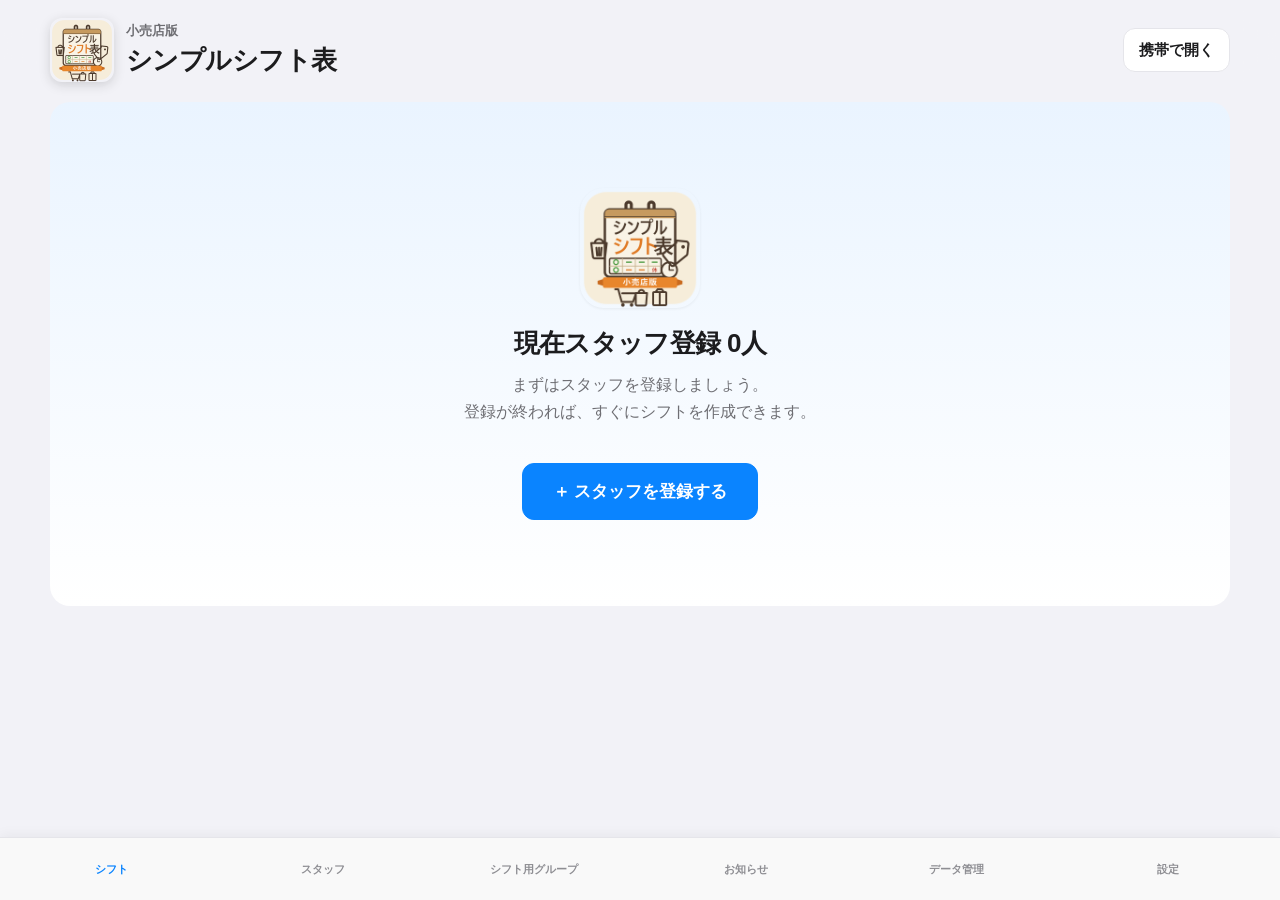
<file: index.html>
<!DOCTYPE html>
<html lang="ja">
<head>
  <meta charset="UTF-8">
  <meta name="viewport" content="width=device-width, initial-scale=1.0, viewport-fit=cover">
  <meta name="theme-color" content="#d96a00">
  <meta name="apple-mobile-web-app-capable" content="yes">
  <meta name="apple-mobile-web-app-status-bar-style" content="default">
  <meta name="apple-mobile-web-app-title" content="シンプルシフト表">
  <link rel="manifest" href="manifest.webmanifest">
  <link rel="apple-touch-icon" href="apple-touch-icon.png">
  <link rel="icon" href="icon-192.png">
  <title>シンプルシフト表｜小売店版</title>
  <link rel="stylesheet" href="style-20260719-line-v9.css">
</head>
<body>
<header class="app-header">
  <div class="header-title brand-title"><img src="app-logo.png" class="header-logo" alt="シンプルシフト表 小売店版"><div><p class="eyebrow">小売店版</p><h1>シンプルシフト表</h1></div></div>
  <div class="header-actions">
    <button id="mobileOpenButton" class="secondary-button" type="button">携帯で開く</button>
  </div>
</header>
<main class="app-main">
  <nav class="tab-bar" aria-label="メインメニュー">
    <button class="tab-button active" data-view="shifts"><span>シフト</span></button>
    <button class="tab-button" data-view="staff"><span>スタッフ</span></button>
    <button class="tab-button" data-view="settings"><span>シフト用グループ</span></button>
    <button class="tab-button" data-view="announcements"><span>お知らせ</span></button>
    <button class="tab-button" data-view="data"><span>データ管理</span></button>
    <button class="tab-button" data-view="appSettings"><span>設定</span></button>
  </nav>

  <section id="shiftsView" class="view">
   <section class="panel" id="firstSetupPanel">
  <img src="app-logo.png" class="welcome-logo" alt="">
  <div class="section-title-row">
    <div>
      <h2 id="staffCountTitle">現在スタッフ登録 0人</h2>
      <p id="staffGuideMessage">
        まずはスタッフを登録しましょう。<br>
        登録が終われば、すぐにシフトを作成できます。
      </p>
    </div>
  </div>

  <button
    id="firstSetupStaffButton"
    class="primary-button"
    type="button">
    ＋ スタッフを登録する
  </button>
  <button
    id="firstSetupCreateShiftButton"
    class="primary-button hidden"
    type="button">
    ＋ 新しいシフトを作成
  </button>
</section>
      <div id="shiftListHeaderRow" class="section-title-row hidden">
        <div><h2>シフト一覧</h2></div>
        <button id="createShiftButton" class="primary-button" type="button">＋ 新しいシフトを作成</button>
      </div>
      <div id="emptyMessage" class="empty-message empty-state"><strong>まだシフトはありません</strong><p>最初にスタッフを登録すると、シフト作成がスムーズです。</p><button id="emptyCreateShiftButton" class="primary-button" type="button">＋ 新しいシフトを作成</button></div>
      <div id="shiftList" class="shift-grid"></div>
    </section>
    <section id="detailPanel" class="panel hidden">
      <div class="section-title-row">
        <div><p id="detailType" class="type-badge"></p><h2 id="detailTitle"></h2><p id="detailPeriod"></p></div>
        <button id="closeDetailButton" class="secondary-button">一覧へ戻る</button>
      </div>
      <div class="detail-toolbar">
        <button id="manageShiftStaffButton" class="secondary-button">スタッフを変更</button>
        <button id="lineShareButton" class="primary-button">LINEで送る</button>
        <button id="pdfButton" class="secondary-button">PDF保存</button>
        <button id="toggleHeadcountButton" class="secondary-button utility-button">出勤人数を非表示</button>
        <button id="toggleDayStatusButton" class="secondary-button utility-button">営業状態を非表示</button>
        <button id="clearShiftButton" class="danger-outline-button utility-button">入力を全消去</button>
      </div>
      <div id="staffEmptyMessage" class="empty-message">「スタッフ」画面でスタッフを登録してください。</div>
      <div class="copy-previous-row"><button id="copyPreviousButton" class="secondary-button">前日をコピー</button></div>
      <div class="table-wrap"><table id="shiftTable" class="shift-table"></table></div>
      <p class="table-help">セルを押すと勤務区分を選べます。未入力は従業員の休みとして扱います。</p>
      <p id="copyChangeNote" class="table-help hidden">（薄いオレンジ箇所は前回からの変更箇所です。）</p>
    </section>
  </section>

  <section id="staffView" class="view hidden">
    <section class="panel">
      <div class="section-title-row">
        <div><h2>スタッフ管理</h2><p>登録したスタッフは新しいシフト表へ自動反映されます。</p></div>
      </div>
      <div id="masterStaffEmptyMessage" class="empty-message">スタッフが登録されていません。</div>
      <div id="staffList" class="staff-list"></div>
      <button id="openStaffModalButton" class="primary-button staff-add-button">＋ スタッフ追加</button>
      <div id="staffToShiftGuide" class="benefit-lead hidden">
        <p>スタッフの登録が完了したら、次は新しいシフトを作成しましょう。</p>
        <button id="goToNewShiftButton" class="primary-button full-button" type="button">＋ 新しいシフトを作成</button>
      </div>
    </section>
  </section>

  <section id="settingsView" class="view hidden">
    <section class="panel">
      <div class="section-title-row">
        <div><h2>シフト用グループ設定</h2><p class="benefit-lead"><strong>複数のシフトを作成する店舗向け</strong><br>スタッフに「早番」「遅番」などのシフト用グループを設定しておくと、シフト作成時に該当するスタッフが自動で表示され、毎回スタッフを選び直す手間がありません。</p></div>
      </div>
      <div class="category-add-row">
        <input id="newCategoryName" type="text" maxlength="20" placeholder="新しいシフト用グループ名を入力（例：レジ、品出し、フロア）">
        <button id="addCategoryButton" class="primary-button" type="button">＋ 登録</button>
      </div>
      <div id="categoryList" class="staff-list"></div>
      <p class="backup-note">シフト表やスタッフで使用中のシフト用グループは削除できません。</p>


    </section>
  </section>

  <section id="announcementsView" class="view hidden">
    <section class="panel">
      <div class="section-title-row">
        <div><h2>お知らせ</h2><p>臨時休業やお盆休みなどのお知らせを作成し、LINEやPDFで伝えられます。</p></div>
        <button id="openAnnouncementModalButton" class="primary-button" type="button">＋ お知らせを作成</button>
      </div>
      <div id="announcementEmptyMessage" class="empty-message">まだお知らせはありません。</div>
      <div id="announcementList" class="staff-list"></div>
    </section>
  </section>


  <section id="dataView" class="view hidden">
    <section class="panel settings-panel">
      <div class="section-title-row"><div><h2>データ管理</h2><p>機種変更や万一のときも、登録内容を安全に守れます。</p></div></div>
      <div class="settings-group">
        <h3>データ管理</h3>
        <div class="settings-list">
          <div class="setting-item">
            <div><strong>バックアップ</strong><p>スタッフ・シフト用グループ・シフト表をファイルに保存します。万一のデータ消失に備えられます。</p></div>
            <button id="exportButton" class="secondary-button" type="button">保存する</button>
          </div>
          <div class="setting-item">
            <div><strong>復元</strong><p>保存しておいたバックアップから、スタッフ・シフト用グループ・シフト表をまとめて戻します。</p></div>
            <label class="secondary-button file-button">復元する<input id="importInput" type="file" accept=".json,application/json"></label>
          </div>
          <div class="setting-item">
            <div><strong>データ移行</strong><p>機種変更時や別の端末へ、スタッフ・シフト用グループ・シフト表をまとめて移せます。再登録する手間がありません。</p></div>
            <span class="coming-soon">今後対応</span>
          </div>
        </div>
      </div>

      <div class="settings-group">
        <h3>自動バックアップ</h3>
        <p class="benefit-lead">スタッフやシフトを変更すると、自動で保存されます。機種変更や万一のトラブルの際は、ここから戻せます。</p>
        <div id="autoBackupEmpty" class="empty-message">まだ自動バックアップはありません。</div>
        <div id="autoBackupList" class="settings-list"></div>
        <p class="backup-note">直近30日分まで保存されます。それより古いものは自動的に削除されます。</p>
      </div>

      
    </section>
  </section>
  <section id="appSettingsView" class="view hidden">
    <section class="panel settings-panel">
      <div class="section-title-row">
        <div><h2>設定</h2><p>サポートとアプリ情報を確認できます。</p></div>
      </div>

      <div class="settings-group">
        <h3>サポート</h3>
        <div class="settings-list">
          <button id="openHelpModalButton" class="setting-link" type="button"><span><strong>使い方</strong><small>初めてでも迷わない操作ガイド</small></span><span>›</span></button>
          <button class="setting-link" type="button" data-info="お問い合わせ窓口はApp Store公開時に設定します。"><span><strong>お問い合わせ</strong><small>不具合やご要望を送る</small></span><span>›</span></button>
          <button class="setting-link" type="button" data-info="App Store公開後に評価画面へ移動できるようにします。"><span><strong>アプリを評価する</strong><small>App Storeで評価を送る</small></span><span>›</span></button>
        </div>
      </div>

      <div class="settings-group">
        <h3>アカウント</h3>
        <div class="settings-list">
          <div class="setting-item"><div><strong>利用プラン</strong><p>初月無料。翌月から月額300円の予定です。未課金でも作成済みシフトは閲覧できます。</p></div><span class="status-badge">準備中</span></div>
          <div class="setting-item"><div><strong>バージョン</strong><p>シンプルシフト表 小売店版</p></div><span class="version-text">Ver. 1.0.0</span></div>
        </div>
      </div>
    </section>
  </section>
</main>

<div id="shiftModal" class="modal hidden" aria-hidden="true">
  <div class="modal-backdrop" data-close="shift"></div>
  <div class="modal-card">
    <div class="modal-heading"><h2 id="shiftModalTitle">新しいシフト表</h2><button class="icon-button" data-close="shift">×</button></div>
    <form id="shiftForm">
      <input type="hidden" id="shiftId">
      <label for="shiftName">シフト名</label><input id="shiftName" type="text" placeholder="例：8月早番前期" required>
      <label>シフト用グループ（複数選択できます）</label>
      <p class="field-benefit-note">複数のグループに当てはまる場合は、いくつでも選べます。</p>
      <div id="shiftGroupChecklist" class="work-type-checklist"></div>
      <label for="startDate">開始日</label><input id="startDate" type="date" required>
      <label for="endDate">終了日</label><input id="endDate" type="date" required>
      <p id="shiftError" class="error-message"></p>
      <div class="form-actions"><button type="button" class="secondary-button" data-close="shift">キャンセル</button><button type="submit" class="primary-button">保存</button></div>
    </form>
  </div>
</div>

<div id="announcementModal" class="modal hidden" aria-hidden="true">
  <div class="modal-backdrop" data-close="announcement"></div>
  <div class="modal-card">
    <div class="modal-heading"><h2 id="announcementModalTitle">お知らせを作成</h2><button class="icon-button" data-close="announcement">×</button></div>
    <form id="announcementForm">
      <input type="hidden" id="announcementId">
      <label for="announcementTemplate">お知らせのテンプレート</label>
      <select id="announcementTemplate"></select>
      <div class="registered-settings">
        <div class="registered-settings-title">お知らせのテンプレートを追加・削除</div>
        <div id="announcementTemplateManageList" class="registered-assignment-list"></div>
        <div class="custom-assignment-row">
          <input id="newAnnouncementTemplateName" type="text" maxlength="20" placeholder="例：定休日変更">
          <button id="addAnnouncementTemplateButton" type="button" class="secondary-button">＋ 登録</button>
        </div>
      </div>
      <label for="announcementStartDate">開始日</label><input id="announcementStartDate" type="date" required>
      <label for="announcementEndDate">終了日（空欄の場合は開始日と同じ日になります）</label><input id="announcementEndDate" type="date">
      <div id="announcementTimeFields" class="hidden">
        <label for="announcementStartTime">変更後の営業開始時刻</label><input id="announcementStartTime" type="time">
        <label for="announcementEndTime">変更後の営業終了時刻</label><input id="announcementEndTime" type="time">
      </div>
      <div id="announcementDayStatusWrap">
        <label>日にちごとの状態（シフト表のように、日ごとに変更できます）</label>
        <div class="table-wrap"><table id="announcementDayStatusTable" class="shift-table"></table></div>
        <div class="registered-settings">
          <div class="registered-settings-title">状態の選択肢を追加・削除</div>
          <div id="announcementStatusManageList" class="registered-assignment-list"></div>
          <div class="custom-assignment-row">
            <input id="newAnnouncementStatusName" type="text" maxlength="20" placeholder="例：夜のみ営業（19時〜）">
            <button id="addAnnouncementStatusButton" type="button" class="secondary-button">＋ 登録</button>
          </div>
        </div>
      </div>
      <p id="announcementError" class="error-message"></p>
      <div class="form-actions"><button type="button" class="secondary-button" data-close="announcement">キャンセル</button><button id="announcementSubmitButton" type="submit" class="primary-button">作成する</button></div>
    </form>
  </div>
</div>

<div id="shiftSourceModal" class="modal hidden" aria-hidden="true">
  <div class="modal-backdrop" data-close="shiftSource"></div>
  <div class="modal-card">
    <div class="modal-heading"><h2>新しいシフト表の作り方</h2><button class="icon-button" data-close="shiftSource">×</button></div>
    <button id="blankShiftButton" class="primary-button full-button" type="button">＋ 白紙から作成</button>
    <p class="field-benefit-note">過去のシフトをコピーして作成する場合は、下から選んでください。</p>
    <div id="shiftSourceList" class="staff-list"></div>
    <div class="form-actions"><button type="button" class="secondary-button" data-close="shiftSource">キャンセル</button></div>
  </div>
</div>

<div id="staffModal" class="modal hidden" aria-hidden="true">
  <div class="modal-backdrop" data-close="staff"></div>
  <div class="modal-card">
    <div class="modal-heading"><h2 id="staffModalTitle">スタッフ追加</h2><button class="icon-button" data-close="staff">×</button></div>
    <div id="staffModalRegisteredWrap" class="staff-modal-registered hidden">
      <p class="staff-modal-registered-title">登録済みのスタッフ（<span id="staffModalRegisteredCount">0</span>人）</p>
      <div id="staffModalRegisteredNames" class="staff-modal-registered-names"></div>
    </div>
    <form id="staffForm">
      <input type="hidden" id="staffId">
      <label for="staffName">スタッフ名</label><input id="staffName" type="text" placeholder="例：店長" required>
      <label>シフト用グループ（複数選択できます）</label>
      <p class="field-benefit-note">選んでおくと、シフト作成時にこのスタッフが自動で表示されます。毎回スタッフを選び直す手間がありません。</p>
      <div id="staffWorkTypes" class="work-type-checklist"></div>
      <div class="category-add-row">
        <input id="newStaffGroupName" type="text" maxlength="20" placeholder="当てはまるグループが無い場合はここで追加">
        <button id="addStaffGroupButton" type="button" class="secondary-button">＋ グループを追加</button>
      </div>
      <label class="check-label"><input id="isManager" type="checkbox">店長として一番上に表示</label>
      <div class="form-actions"><button type="button" class="secondary-button" data-close="staff">キャンセル</button><button type="submit" class="primary-button">保存</button></div>
    </form>
    <div id="staffModalToShiftGuide" class="benefit-lead hidden">
      <p>スタッフ登録が完了したら「＋新しいシフトを作成」にすすみましょう。</p>
      <button id="staffModalCreateShiftButton" class="primary-button full-button" type="button">＋ 新しいシフトを作成</button>
    </div>
  </div>
</div>

<div id="helpModal" class="modal hidden" aria-hidden="true">
  <div class="modal-backdrop" data-close="help"></div>
  <div class="modal-card">
    <div class="modal-heading"><h2>使い方</h2><button class="icon-button" data-close="help">×</button></div>
    <ol class="help-steps">
      <li><strong>スタッフを登録する</strong><p>「スタッフ」タブの「＋スタッフ追加」から、名前とシフト用グループを入力して登録します。</p></li>
      <li><strong>シフト用グループを確認する</strong><p>「シフト用グループ」タブで、早番・遅番など、お店に合わせてグループを追加・編集できます。</p></li>
      <li><strong>新しいシフトを作成する</strong><p>「シフト」タブの「＋新しいシフトを作成」から、シフト名と期間を入力して作成します。過去のシフトをコピーして作ることもできます。</p></li>
      <li><strong>勤務時間を入力する</strong><p>シフト表のセルを押すと、勤務区分(○・休など)を選べます。未入力は従業員の休みとして扱われます。</p></li>
      <li><strong>LINEで送る・PDFで保存する</strong><p>シフト表の上にあるボタンから、スタッフにLINEで共有したり、PDFとして保存できます。</p></li>
      <li><strong>お知らせを作成する</strong><p>「お知らせ」タブから、臨時休業や営業時間変更などをお客様に伝えるお知らせを作成し、LINEやPDFで共有できます。</p></li>
      <li><strong>データを守る</strong><p>「データ管理」タブの「バックアップ」で、登録内容をファイルに保存できます。機種変更のときも安心です。</p></li>
    </ol>
    <div class="form-actions"><button type="button" class="secondary-button" data-close="help">閉じる</button></div>
  </div>
</div>

<div id="shiftStaffModal" class="modal hidden" aria-hidden="true">
  <div class="modal-backdrop" data-close="shiftStaff"></div>
  <div class="modal-card">
    <div class="modal-heading">
      <div><h2>このシフトのスタッフ</h2><p id="shiftStaffModalNote"></p></div>
      <button class="icon-button" data-close="shiftStaff">×</button>
    </div>
    <div id="shiftStaffChecklist" class="shift-staff-checklist"></div>
    <div class="quick-staff-add">
      <label for="quickStaffName">このシフトから新しいスタッフを登録</label>
      <div class="custom-assignment-row">
        <input id="quickStaffName" type="text" maxlength="30" placeholder="スタッフ名">
        <button id="quickAddStaffButton" type="button" class="primary-button">追加</button>
      </div>
      <p>追加したスタッフはスタッフ管理にも登録されます。</p>
    </div>
    <div class="form-actions">
      <button type="button" class="secondary-button" data-close="shiftStaff">キャンセル</button>
      <button id="saveShiftStaffButton" type="button" class="primary-button">反映する</button>
    </div>
  </div>
</div>

<div id="assignmentModal" class="modal hidden" aria-hidden="true">
  <div class="modal-backdrop" data-close="assignment"></div>
  <div class="modal-card compact-modal">
    <div class="modal-heading"><div><h2 id="assignmentTitle"></h2><p id="assignmentSubtitle"></p></div><button class="icon-button" data-close="assignment">×</button></div>
    <div id="assignmentOptions" class="assignment-options"></div>
    <div class="custom-assignment">
      <label for="customAssignmentInput">自由入力</label>
      <div class="custom-assignment-row">
        <input id="customAssignmentInput" type="text" maxlength="20" placeholder="例：12:00〜、遅番、棚卸し">
        <button id="saveCustomAssignmentButton" type="button" class="primary-button">入力</button>
      </div>
      <button id="registerCustomAssignmentButton" type="button" class="secondary-button register-option-button">＋ この内容を選択肢に登録</button>
      <p>よく使う内容は登録すると、次回から上のボタンで選べます。</p>
      <div id="registeredAssignmentSettings" class="registered-settings hidden">
        <div class="registered-settings-title">登録内容の設定</div>
        <div id="registeredAssignmentList" class="registered-assignment-list"></div>
      </div>
    </div>
    <button class="secondary-button full-button" data-close="assignment">キャンセル</button>
  </div>
</div>

<div id="mobileModal" class="modal hidden" aria-hidden="true">
  <div class="modal-backdrop" data-close="mobile"></div>
  <div class="modal-card mobile-modal-card">
    <div class="modal-heading"><div><h2>携帯で開く</h2><p>iPhoneのカメラでQRコードを読み取ってください。</p></div><button class="icon-button" data-close="mobile">×</button></div>
    <div class="mobile-share-box">
      <div class="qr-code-wrap"><img id="mobileQrImage" alt="シンプルシフト表のQRコード"></div>
      <div class="mobile-share-guide">
        <ol>
          <li>iPhoneでカメラを開く</li>
          <li>このQRコードを読み取る</li>
          <li>表示された「シンプルシフト表」を開く</li>
          <li>Safariの共有ボタンから「ホーム画面に追加」</li>
        </ol>
        <label for="mobileUrlInput">URL</label>
        <div class="mobile-url-row">
          <input id="mobileUrlInput" type="text" readonly>
          <button id="copyMobileUrlButton" type="button" class="secondary-button">URLをコピー</button>
          <button id="lineShareModalButton" type="button" class="primary-button">LINEで送る</button>
        </div>
      </div>
    </div>
    <div class="form-actions">
      <button type="button" class="secondary-button" data-close="mobile">閉じる</button>
    </div>
  </div>
</div>
<div id="toast" class="toast hidden"></div>
<div id="announcementPrintArea"></div>
<script src="script-20260719-line-v9.js"></script>

</body>
</html>
</file>
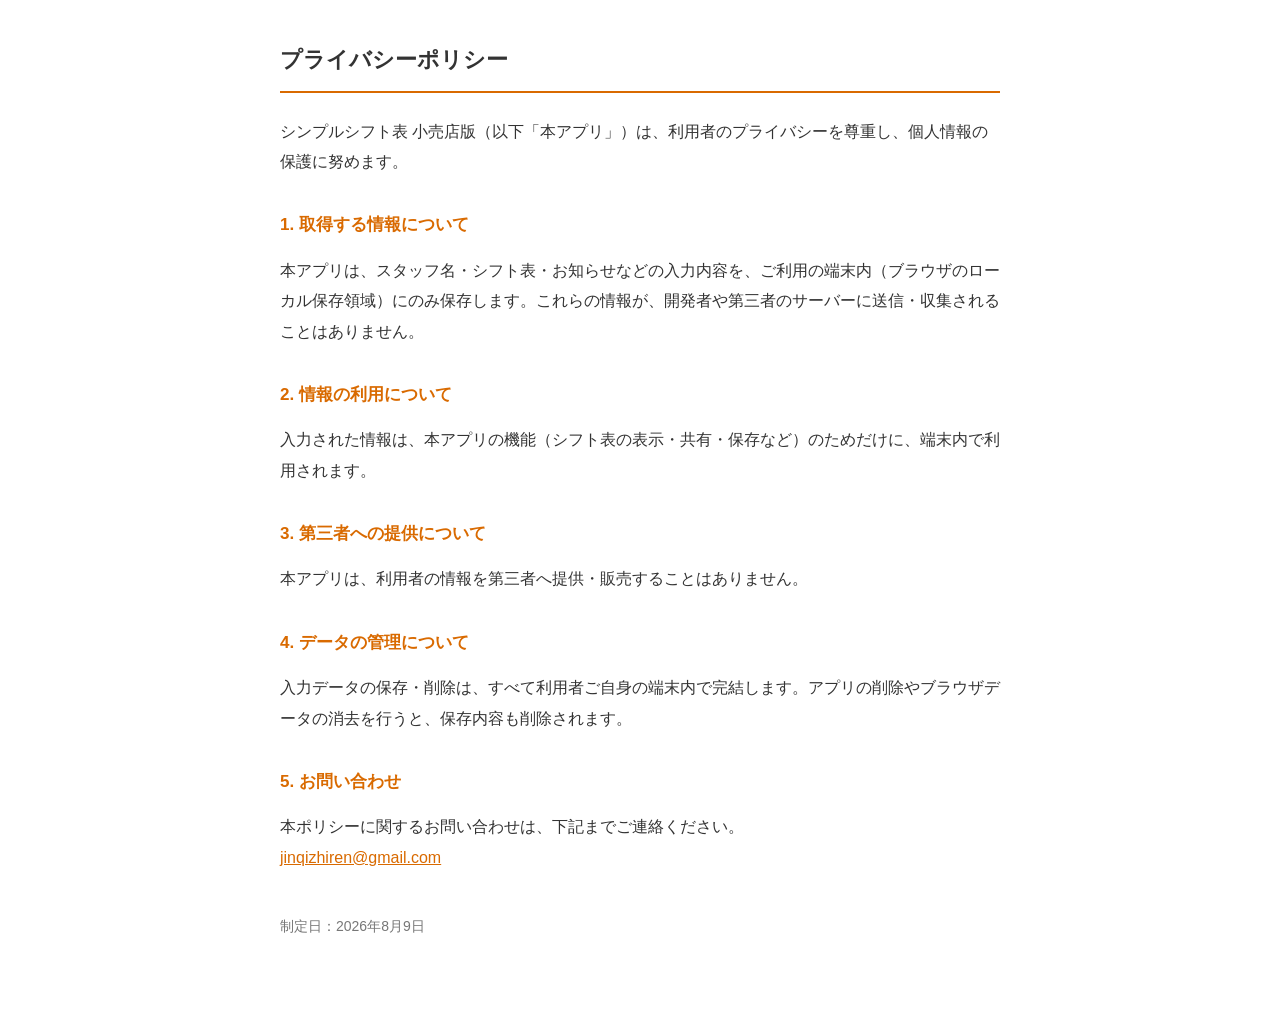
<file: privacy.html>
<!DOCTYPE html>
<html lang="ja">
<head>
<meta charset="UTF-8">
<meta name="viewport" content="width=device-width, initial-scale=1.0">
<title>プライバシーポリシー｜シンプルシフト表 小売店版</title>
<style>
  body{
    font-family: -apple-system, BlinkMacSystemFont, "Hiragino Kaku Gothic ProN", "Noto Sans JP", sans-serif;
    line-height: 1.9;
    color: #333;
    max-width: 720px;
    margin: 0 auto;
    padding: 24px 18px 64px;
    background: #fff;
  }
  h1{
    font-size: 22px;
    border-bottom: 2px solid #d96a00;
    padding-bottom: 10px;
    margin-bottom: 24px;
  }
  h2{
    font-size: 17px;
    margin-top: 32px;
    color: #d96a00;
  }
  p{ margin: 8px 0; }
  a{ color: #d96a00; }
  .date{ margin-top: 40px; color: #777; font-size: 14px; }
</style>
</head>
<body>
  <h1>プライバシーポリシー</h1>

  <p>シンプルシフト表 小売店版（以下「本アプリ」）は、利用者のプライバシーを尊重し、個人情報の保護に努めます。</p>

  <h2>1. 取得する情報について</h2>
  <p>本アプリは、スタッフ名・シフト表・お知らせなどの入力内容を、ご利用の端末内（ブラウザのローカル保存領域）にのみ保存します。これらの情報が、開発者や第三者のサーバーに送信・収集されることはありません。</p>

  <h2>2. 情報の利用について</h2>
  <p>入力された情報は、本アプリの機能（シフト表の表示・共有・保存など）のためだけに、端末内で利用されます。</p>

  <h2>3. 第三者への提供について</h2>
  <p>本アプリは、利用者の情報を第三者へ提供・販売することはありません。</p>

  <h2>4. データの管理について</h2>
  <p>入力データの保存・削除は、すべて利用者ご自身の端末内で完結します。アプリの削除やブラウザデータの消去を行うと、保存内容も削除されます。</p>

  <h2>5. お問い合わせ</h2>
  <p>本ポリシーに関するお問い合わせは、下記までご連絡ください。<br>
  <a href="mailto:jinqizhiren@gmail.com">jinqizhiren@gmail.com</a></p>

  <p class="date">制定日：2026年8月9日</p>
</body>
</html>
</file>
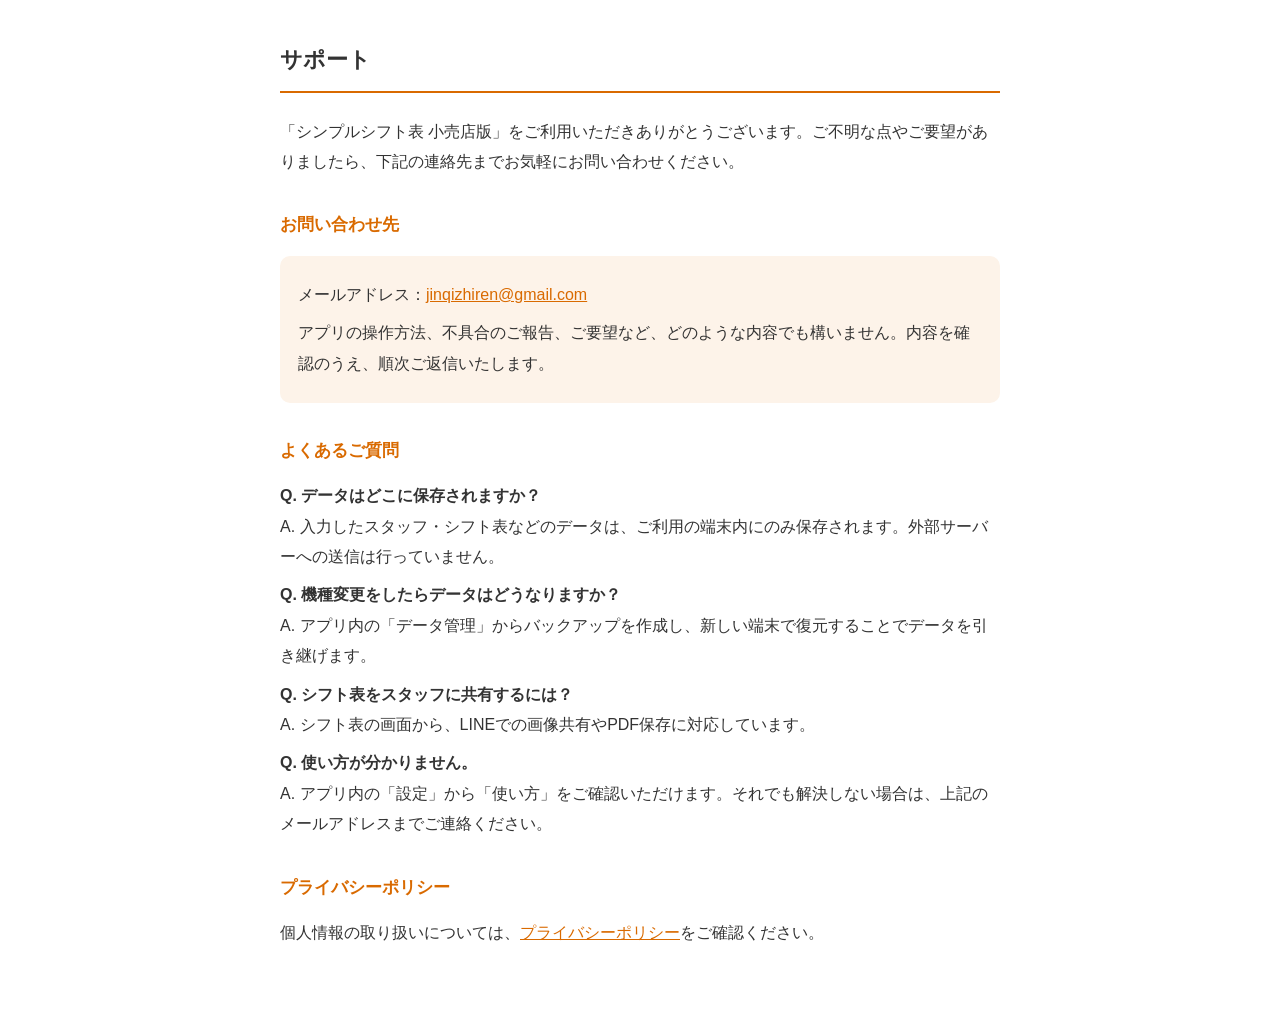
<file: support.html>
<!DOCTYPE html>
<html lang="ja">
<head>
<meta charset="UTF-8">
<meta name="viewport" content="width=device-width, initial-scale=1.0">
<title>サポート｜シンプルシフト表 小売店版</title>
<style>
  body{
    font-family: -apple-system, BlinkMacSystemFont, "Hiragino Kaku Gothic ProN", "Noto Sans JP", sans-serif;
    line-height: 1.9;
    color: #333;
    max-width: 720px;
    margin: 0 auto;
    padding: 24px 18px 64px;
    background: #fff;
  }
  h1{
    font-size: 22px;
    border-bottom: 2px solid #d96a00;
    padding-bottom: 10px;
    margin-bottom: 24px;
  }
  h2{
    font-size: 17px;
    margin-top: 32px;
    color: #d96a00;
  }
  p{ margin: 8px 0; }
  a{ color: #d96a00; }
  .contact-box{
    background: #fdf3e9;
    border-radius: 10px;
    padding: 16px 18px;
    margin-top: 12px;
  }
</style>
</head>
<body>
  <h1>サポート</h1>

  <p>「シンプルシフト表 小売店版」をご利用いただきありがとうございます。ご不明な点やご要望がありましたら、下記の連絡先までお気軽にお問い合わせください。</p>

  <h2>お問い合わせ先</h2>
  <div class="contact-box">
    <p>メールアドレス：<a href="mailto:jinqizhiren@gmail.com">jinqizhiren@gmail.com</a></p>
    <p>アプリの操作方法、不具合のご報告、ご要望など、どのような内容でも構いません。内容を確認のうえ、順次ご返信いたします。</p>
  </div>

  <h2>よくあるご質問</h2>

  <p><strong>Q. データはどこに保存されますか？</strong><br>
  A. 入力したスタッフ・シフト表などのデータは、ご利用の端末内にのみ保存されます。外部サーバーへの送信は行っていません。</p>

  <p><strong>Q. 機種変更をしたらデータはどうなりますか？</strong><br>
  A. アプリ内の「データ管理」からバックアップを作成し、新しい端末で復元することでデータを引き継げます。</p>

  <p><strong>Q. シフト表をスタッフに共有するには？</strong><br>
  A. シフト表の画面から、LINEでの画像共有やPDF保存に対応しています。</p>

  <p><strong>Q. 使い方が分かりません。</strong><br>
  A. アプリ内の「設定」から「使い方」をご確認いただけます。それでも解決しない場合は、上記のメールアドレスまでご連絡ください。</p>

  <h2>プライバシーポリシー</h2>
  <p>個人情報の取り扱いについては、<a href="privacy.html">プライバシーポリシー</a>をご確認ください。</p>
</body>
</html>
</file>
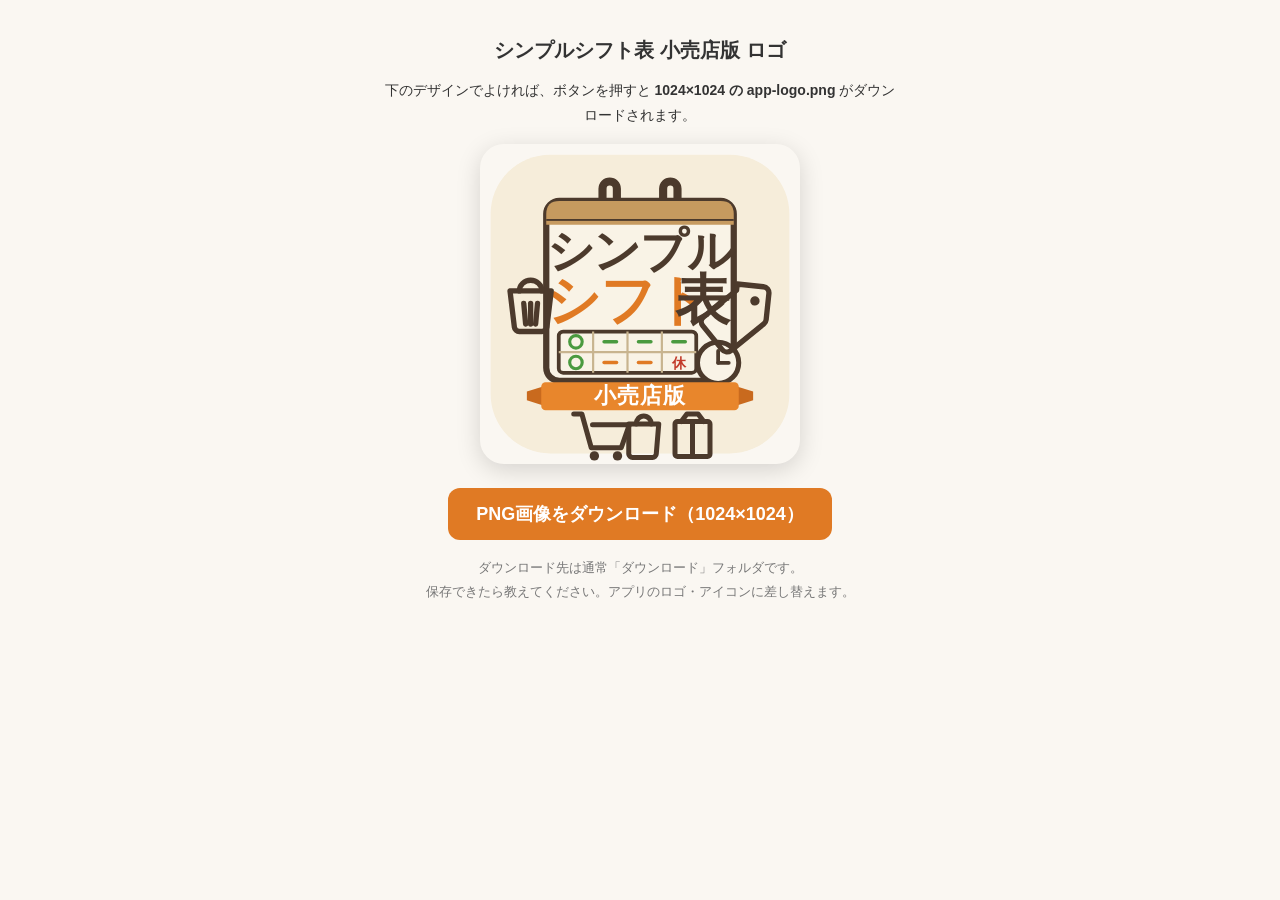
<file: ロゴ作成.html>
<!DOCTYPE html>
<html lang="ja">
<head>
<meta charset="UTF-8">
<meta name="viewport" content="width=device-width, initial-scale=1.0">
<title>小売店版ロゴ 作成</title>
<style>
  body{font-family:"Yu Gothic UI","Meiryo",sans-serif;background:#faf7f2;margin:0;padding:24px;text-align:center;color:#333;}
  h1{font-size:20px;}
  #preview{width:320px;height:320px;margin:16px auto;box-shadow:0 6px 24px rgba(0,0,0,.15);border-radius:24px;overflow:hidden;}
  #preview svg{width:320px;height:320px;}
  button{font-size:18px;font-weight:700;color:#fff;background:#e07a24;border:none;border-radius:12px;padding:14px 28px;cursor:pointer;margin:8px;}
  button:active{transform:translateY(1px);}
  p{line-height:1.8;font-size:14px;max-width:520px;margin:8px auto;}
  .note{color:#777;font-size:13px;}
</style>
</head>
<body>
  <h1>シンプルシフト表 小売店版 ロゴ</h1>
  <p>下のデザインでよければ、ボタンを押すと <b>1024×1024 の app-logo.png</b> がダウンロードされます。</p>

  <div id="preview">
<svg id="logo" width="1024" height="1024" viewBox="0 0 1024 1024" xmlns="http://www.w3.org/2000/svg">
  <rect x="34" y="34" width="956" height="956" rx="190" fill="#f6edda"/>
  <rect x="392" y="120" width="46" height="120" rx="23" fill="none" stroke="#4c3a2c" stroke-width="26"/>
  <rect x="586" y="120" width="46" height="120" rx="23" fill="none" stroke="#4c3a2c" stroke-width="26"/>
  <rect x="212" y="182" width="600" height="576" rx="42" fill="#f9f3e6" stroke="#4c3a2c" stroke-width="20"/>
  <path d="M212 224 q0-42 42-42 h516 q42 0 42 42 v34 h-600 z" fill="#c69a5f"/>
  <rect x="212" y="240" width="600" height="6" fill="#4c3a2c"/>
  <text x="512" y="392" text-anchor="middle" font-size="150" font-weight="800" fill="#4c3a2c" letter-spacing="-4" font-family="'Yu Gothic UI','Meiryo',sans-serif">シンプル</text>
  <text x="470" y="560" text-anchor="middle" font-size="176" font-weight="800" fill="#e07a24" letter-spacing="-4" font-family="'Yu Gothic UI','Meiryo',sans-serif">シフト</text>
  <text x="712" y="560" text-anchor="middle" font-size="176" font-weight="800" fill="#4c3a2c" font-family="'Yu Gothic UI','Meiryo',sans-serif">表</text>
  <g>
    <rect x="252" y="600" width="440" height="132" rx="14" fill="none" stroke="#4c3a2c" stroke-width="12"/>
    <line x1="252" y1="666" x2="692" y2="666" stroke="#c8b48f" stroke-width="7"/>
    <line x1="362" y1="600" x2="362" y2="732" stroke="#c8b48f" stroke-width="7"/>
    <line x1="472" y1="600" x2="472" y2="732" stroke="#c8b48f" stroke-width="7"/>
    <line x1="582" y1="600" x2="582" y2="732" stroke="#c8b48f" stroke-width="7"/>
    <circle cx="307" cy="633" r="20" fill="none" stroke="#4a9a3f" stroke-width="10"/>
    <line x1="397" y1="633" x2="437" y2="633" stroke="#4a9a3f" stroke-width="11" stroke-linecap="round"/>
    <line x1="507" y1="633" x2="547" y2="633" stroke="#4a9a3f" stroke-width="11" stroke-linecap="round"/>
    <line x1="617" y1="633" x2="657" y2="633" stroke="#4a9a3f" stroke-width="11" stroke-linecap="round"/>
    <circle cx="307" cy="699" r="20" fill="none" stroke="#4a9a3f" stroke-width="10"/>
    <line x1="397" y1="699" x2="437" y2="699" stroke="#e07a24" stroke-width="11" stroke-linecap="round"/>
    <line x1="507" y1="699" x2="547" y2="699" stroke="#e07a24" stroke-width="11" stroke-linecap="round"/>
    <text x="637" y="716" text-anchor="middle" font-size="46" font-weight="800" fill="#c23b2b" font-family="'Yu Gothic UI','Meiryo',sans-serif">休</text>
  </g>
  <g>
    <circle cx="762" cy="700" r="66" fill="#f9f3e6" stroke="#4c3a2c" stroke-width="16"/>
    <line x1="762" y1="700" x2="762" y2="662" stroke="#4c3a2c" stroke-width="12" stroke-linecap="round"/>
    <line x1="762" y1="700" x2="796" y2="700" stroke="#4c3a2c" stroke-width="12" stroke-linecap="round"/>
  </g>
  <g stroke="#4c3a2c" stroke-width="17" fill="none" stroke-linejoin="round" stroke-linecap="round">
    <path d="M96 470 h132 l-14 116 a16 16 0 0 1 -16 14 h-72 a16 16 0 0 1 -16 -14 z"/>
    <path d="M126 470 a36 34 0 0 1 72 0"/>
    <line x1="140" y1="510" x2="146" y2="576"/>
    <line x1="162" y1="510" x2="162" y2="576"/>
    <line x1="184" y1="510" x2="178" y2="576"/>
  </g>
  <g transform="rotate(6 856 556)">
    <path d="M812 452 l84 0 a20 20 0 0 1 20 20 l0 84 a20 20 0 0 1 -6 14 l-96 96 a20 20 0 0 1 -28 0 l-70 -70 a20 20 0 0 1 0 -28 l96 -96 z" fill="none" stroke="#4c3a2c" stroke-width="17" stroke-linejoin="round"/>
    <circle cx="874" cy="500" r="15" fill="#4c3a2c"/>
  </g>
  <g>
    <path d="M150 792 l70 -22 v72 l-70 -22 z" fill="#c96a1e"/>
    <path d="M874 792 l-70 -22 v72 l70 -22 z" fill="#c96a1e"/>
    <rect x="196" y="762" width="632" height="90" rx="14" fill="#e8862c"/>
    <text x="512" y="828" text-anchor="middle" font-size="70" font-weight="800" fill="#ffffff" letter-spacing="4" font-family="'Yu Gothic UI','Meiryo',sans-serif">小売店版</text>
  </g>
  <g stroke="#4c3a2c" fill="none" stroke-width="16" stroke-linejoin="round" stroke-linecap="round" transform="translate(0 -34)">
    <g transform="translate(300 892)">
      <path d="M0 6 h26 l30 108 h96 l26 -74 h-118"/>
      <circle cx="66" cy="140" r="15" fill="#4c3a2c" stroke="none"/>
      <circle cx="140" cy="140" r="15" fill="#4c3a2c" stroke="none"/>
    </g>
    <g transform="translate(470 890)">
      <path d="M6 40 h96 l-8 96 a12 12 0 0 1 -12 11 h-64 a12 12 0 0 1 -12 -11 z"/>
      <path d="M30 40 a24 26 0 0 1 48 0"/>
    </g>
    <g transform="translate(624 892)">
      <rect x="0" y="30" width="112" height="112" rx="8"/>
      <line x1="56" y1="30" x2="56" y2="142"/>
      <path d="M20 30 l18 -24 h36 l18 24"/>
    </g>
  </g>
</svg>
  </div>

  <div>
    <button id="dl">PNG画像をダウンロード（1024×1024）</button>
  </div>
  <p class="note">ダウンロード先は通常「ダウンロード」フォルダです。<br>保存できたら教えてください。アプリのロゴ・アイコンに差し替えます。</p>

<script>
document.getElementById('dl').onclick = function(){
  var svg = document.getElementById('logo');
  var xml = new XMLSerializer().serializeToString(svg);
  var svg64 = 'data:image/svg+xml;charset=utf-8,' + encodeURIComponent(xml);
  var img = new Image();
  img.onload = function(){
    var canvas = document.createElement('canvas');
    canvas.width = 1024; canvas.height = 1024;
    var ctx = canvas.getContext('2d');
    ctx.drawImage(img, 0, 0, 1024, 1024);
    canvas.toBlob(function(blob){
      var a = document.createElement('a');
      a.href = URL.createObjectURL(blob);
      a.download = 'app-logo.png';
      document.body.appendChild(a); a.click(); a.remove();
      URL.revokeObjectURL(a.href);
    }, 'image/png');
  };
  img.onerror = function(){ alert('画像の生成に失敗しました。もう一度お試しください。'); };
  img.src = svg64;
};
</script>
</body>
</html>
</file>
<file: style-20260719-line-v9.css>
:root{--primary:#9d241f;--primary-soft:#f8e9e7;--ink:#292421;--muted:#716963;--line:#ded8d3;--bg:#f4f1ee;--danger:#c62828;--blue:#1565c0;--shadow:0 8px 26px rgba(57,42,31,.08)}
*{box-sizing:border-box}body{margin:0;min-height:100vh;background:var(--bg);color:var(--ink);font-family:-apple-system,BlinkMacSystemFont,"Segoe UI","Noto Sans JP",sans-serif}button,input,select{font:inherit}button{cursor:pointer}h1,h2,h3,p{margin-top:0}.app-header{position:sticky;top:0;z-index:20;display:flex;justify-content:space-between;align-items:center;gap:16px;padding:18px max(18px,calc((100vw - 1180px)/2));background:rgba(255,255,255,.96);border-bottom:1px solid var(--line)}h1{margin-bottom:0}.eyebrow{margin-bottom:3px;color:var(--primary);font-size:13px;font-weight:800}.header-actions,.detail-toolbar,.backup-actions,.form-actions,.card-actions,.staff-actions{display:flex;gap:9px;flex-wrap:wrap}.app-main{width:min(1180px,calc(100% - 28px));margin:22px auto 60px}.tab-bar{display:grid;grid-template-columns:repeat(3,1fr);padding:5px;margin-bottom:16px;background:#e8e2dd;border-radius:14px}.tab-button{padding:11px;border:0;border-radius:10px;background:transparent;color:var(--muted);font-weight:800}.tab-button.active{background:#fff;color:var(--primary);box-shadow:0 2px 8px rgba(0,0,0,.08)}.panel{margin-bottom:18px;padding:22px;background:#fff;border:1px solid var(--line);border-radius:18px;box-shadow:var(--shadow)}.section-title-row{display:flex;justify-content:space-between;align-items:flex-start;gap:16px;margin-bottom:18px}.section-title-row p,.panel>p{color:var(--muted)}.primary-button,.secondary-button,.danger-button,.small-button,.danger-outline-button,.icon-button{border-radius:10px;font-weight:800}.primary-button{padding:11px 15px;border:1px solid var(--primary);background:var(--primary);color:#fff}.secondary-button{padding:11px 15px;border:1px solid var(--line);background:#fff;color:var(--ink)}.danger-button{padding:8px 12px;border:1px solid var(--danger);background:var(--danger);color:#fff}.danger-outline-button{padding:10px 14px;border:1px solid #e3a5a5;background:#fff7f7;color:var(--danger)}.small-button{padding:8px 12px;border:1px solid var(--line);background:#fff}.icon-button{width:38px;height:38px;border:0;background:#f1eeeb;font-size:22px}.shift-grid{display:grid;grid-template-columns:repeat(auto-fill,minmax(245px,1fr));gap:14px}.shift-card{padding:17px;border:1px solid var(--line);border-radius:14px}.shift-card h3{margin-bottom:7px}.shift-card p{margin-bottom:12px;color:var(--muted)}.type-badge{display:inline-block;margin-bottom:7px;padding:4px 9px;border-radius:999px;color:var(--primary)!important;background:var(--primary-soft);font-size:12px;font-weight:900}.empty-message{padding:26px 16px;border:1px dashed #cfc6bf;border-radius:12px;color:var(--muted);text-align:center}.table-wrap{margin-top:16px;overflow:auto;border:1px solid var(--line);border-radius:12px;max-height:72vh}.shift-table{width:max-content;min-width:100%;border-collapse:separate;border-spacing:0}.shift-table th,.shift-table td{min-width:74px;height:53px;padding:7px;border-right:1px solid var(--line);border-bottom:1px solid var(--line);text-align:center;white-space:nowrap}.shift-table th{position:sticky;top:0;z-index:3;background:#f6f2ef;font-size:13px}.shift-table th:first-child,.shift-table td:first-child{position:sticky;left:0;z-index:4;min-width:108px;background:#fff;font-weight:800}.shift-table th:first-child{z-index:5;background:#f6f2ef}.shift-cell{width:100%;min-height:36px;border:0;border-radius:8px;background:transparent;font-weight:850}.shift-cell:hover{background:#f4efeb}.value-off{color:var(--danger)}.value-lunch{color:#000;font-weight:900;font-size:1.35em}.value-time{color:#5a3418}.saturday{color:var(--blue)}.sunday{color:var(--danger)}.table-help,.backup-note{margin:10px 0 0;color:var(--muted);font-size:13px}.staff-list{display:grid;gap:10px}.staff-add-button{display:block;width:100%;margin-top:14px}
#firstSetupPanel #firstSetupCreateShiftButton{margin-top:10px}.staff-row{display:flex;justify-content:space-between;align-items:center;gap:14px;padding:14px;border:1px solid var(--line);border-radius:12px}.staff-name{font-weight:850}.manager-mark{display:inline-block;margin-left:8px;padding:2px 7px;border-radius:999px;color:var(--primary);background:var(--primary-soft);font-size:12px}.file-button{display:inline-flex}.file-button input{display:none}.modal{position:fixed;inset:0;z-index:50;display:grid;place-items:center;padding:18px}.modal-backdrop{position:absolute;inset:0;background:rgba(25,18,14,.55)}.modal-card{position:relative;z-index:1;width:min(470px,100%);max-height:90vh;overflow:auto;padding:22px;background:#fff;border-radius:18px;box-shadow:0 22px 70px rgba(0,0,0,.25)}.compact-modal{width:min(420px,100%)}.modal-heading{display:flex;justify-content:space-between;align-items:flex-start;gap:14px;margin-bottom:18px}.modal-heading p{margin-bottom:0;color:var(--muted)}form label:not(.check-label){display:block;margin:14px 0 6px;font-weight:800}input[type=text],input[type=date],select{width:100%;padding:12px 13px;border:1px solid #cfc6bf;border-radius:10px;background:#fff}.check-label{display:flex;align-items:center;gap:8px;margin:15px 0}.form-actions{justify-content:flex-end;margin-top:20px}.error-message{min-height:20px;margin:10px 0 0;color:var(--danger);font-size:13px}.assignment-options{display:grid;grid-template-columns:repeat(2,1fr);gap:10px;margin-bottom:12px}.assignment-option{min-height:52px;padding:10px;border:1px solid var(--line);border-radius:11px;background:#fff;font-weight:900}.assignment-option.selected{border-color:var(--primary);background:var(--primary-soft);color:var(--primary)}.custom-assignment{margin:4px 0 14px;padding:14px;border:1px solid var(--line);border-radius:12px;background:#faf8f6}.custom-assignment label{display:block;margin-bottom:7px;font-weight:900}.custom-assignment-row{display:flex;gap:8px}.custom-assignment-row input{flex:1;min-width:0}.custom-assignment-row button{flex:0 0 auto}.custom-assignment p{margin:7px 0 0;color:var(--muted);font-size:12px}.full-button{width:100%}.toast{position:fixed;left:50%;bottom:24px;z-index:80;transform:translateX(-50%);padding:11px 16px;border-radius:999px;background:#292421;color:#fff}.hidden{display:none!important}@media(max-width:700px){.app-header{position:static;align-items:flex-start;padding:15px}.header-actions{justify-content:flex-end}.header-actions .primary-button{width:100%}.app-main{width:min(100% - 18px,1180px);margin-top:10px}.panel{padding:15px}.section-title-row{flex-direction:column}.section-title-row>button{width:100%}.detail-toolbar>button{flex:1}.shift-table th,.shift-table td{min-width:70px;height:49px;padding:5px}.shift-table th:first-child,.shift-table td:first-child{min-width:92px}}@media print{body{background:#fff}.app-header,.tab-bar,.detail-toolbar,.table-help,#shiftsView>.panel:first-child{display:none!important}.app-main{width:100%;margin:0}#detailPanel{display:block!important;border:0;box-shadow:none;padding:0}.section-title-row button{display:none}.table-wrap{overflow:visible;border:0}.shift-table{width:100%;font-size:10px}.shift-table th,.shift-table td{min-width:auto;height:32px;padding:3px}.shift-table th:first-child,.shift-table td:first-child{position:static;min-width:64px}@page{size:A4 landscape;margin:8mm}}
.register-option-button{width:100%;margin-top:9px;padding:9px 12px}.registered-settings{margin-top:13px;padding-top:12px;border-top:1px solid var(--line)}.registered-settings-title{margin-bottom:8px;font-size:13px;font-weight:900}.registered-assignment-list{display:grid;gap:7px}.registered-assignment-row{display:flex;align-items:center;justify-content:space-between;gap:8px;padding:8px 9px;border:1px solid var(--line);border-radius:9px;background:#fff}.registered-assignment-row>span{min-width:0;overflow:hidden;text-overflow:ellipsis;white-space:nowrap;font-weight:800}.registered-assignment-row>div{display:flex;gap:4px}.mini-option-button{padding:5px 7px;border:1px solid var(--line);border-radius:7px;background:#fff;font-size:12px;font-weight:800}.mini-option-button.delete{color:var(--danger)}.mini-option-button:disabled{opacity:.35;cursor:default}
.work-type-mark{display:inline-block;margin-left:8px;padding:2px 7px;border-radius:999px;background:#eef3f8;color:#34506b;font-size:12px;font-weight:800}.shift-staff-checklist{display:grid;gap:8px;max-height:45vh;overflow:auto;-webkit-transform:translateZ(0);transform:translateZ(0)}
.shift-staff-check-row.out-of-group{background:#fff8ee}
.out-of-group-badge{display:inline-block;margin-left:6px;padding:1px 7px;border-radius:999px;background:#fdecea;color:#c62828;font-size:11px;font-weight:800}
.shift-staff-check-row .staff-actions{display:flex!important;width:auto!important;flex:0 0 auto!important;gap:6px!important}
.shift-staff-check-row .staff-actions button{width:36px!important;min-width:36px!important;padding:0!important}
.shift-staff-check-row{-webkit-transform:translateZ(0);transform:translateZ(0)}.shift-staff-check-row{display:flex;align-items:center;gap:10px;padding:11px 12px;border:1px solid var(--line);border-radius:10px;background:#fff}.shift-staff-check-row label{display:flex;align-items:center;gap:10px;flex:1;min-width:0;cursor:pointer}.shift-staff-check-row input{width:19px;height:19px}.shift-staff-check-row span{display:flex;justify-content:space-between;align-items:center;gap:12px;width:100%}.shift-staff-check-row small{color:var(--muted);font-weight:700}.quick-staff-add{margin-top:16px;padding:14px;border:1px solid var(--line);border-radius:12px;background:#faf8f6}.quick-staff-add label{display:block;margin-bottom:8px;font-weight:900}.quick-staff-add p{margin:7px 0 0;color:var(--muted);font-size:12px}

.headcount-row td{background:#f8f3df!important;border-top:2px solid #d9c56b;font-weight:900}.headcount-row td:first-child{background:#fff7d6!important;color:#6b5612}.headcount-row strong{color:#6b5612;font-size:15px}

/* iPhone・スマートフォン対応 */
html{-webkit-text-size-adjust:100%;touch-action:manipulation}body{padding-bottom:env(safe-area-inset-bottom)}button,input,select{min-height:44px}button{-webkit-tap-highlight-color:transparent}.app-header{padding-top:max(18px,env(safe-area-inset-top))}.table-wrap{-webkit-overflow-scrolling:touch;overscroll-behavior-x:contain}.shift-cell{min-height:44px}.modal-card{padding-bottom:max(22px,calc(14px + env(safe-area-inset-bottom)))}
@media(max-width:700px){
 .app-header{position:sticky;top:0;display:block;padding:12px 12px 10px}.app-header>div:first-child{margin-bottom:10px}.eyebrow{font-size:11px}.app-header h1{font-size:23px}.header-actions{display:grid;grid-template-columns:1fr 1fr;gap:7px}.header-actions button{width:100%!important;padding:9px 7px;font-size:13px}.app-main{width:100%;margin:0 auto 28px;padding:9px}.tab-bar{position:sticky;top:102px;z-index:15;margin-bottom:9px}.panel{padding:12px;border-radius:14px}.detail-toolbar{display:grid;grid-template-columns:1fr 1fr}.detail-toolbar>button{width:100%;font-size:13px;padding:9px 6px}.table-wrap{margin-left:-4px;margin-right:-4px;border-radius:9px}.shift-table th,.shift-table td{min-width:68px;height:51px}.shift-table th:first-child,.shift-table td:first-child{min-width:90px}.modal{align-items:end;padding:0}.modal-card,.compact-modal{width:100%;max-height:92dvh;border-radius:18px 18px 0 0;padding:18px}.assignment-options{gap:8px}.assignment-option{min-height:50px}.custom-assignment-row{align-items:stretch}.custom-assignment-row button{min-width:74px}.section-title-row h2{font-size:20px}.staff-row{align-items:flex-start}.staff-actions{justify-content:flex-end}.headcount-row td{position:sticky;bottom:0;z-index:2}.headcount-row td:first-child{z-index:6}
}
@media print{#pdfButton,#mobileOpenButton{display:none!important}}

.mobile-modal-card{max-width:760px}.mobile-share-box{display:grid;grid-template-columns:280px 1fr;gap:22px;align-items:start}.qr-code-wrap{display:flex;justify-content:center;align-items:center;padding:16px;border:1px solid var(--line);border-radius:16px;background:#faf8f6}.qr-code-wrap img{width:240px;max-width:100%;height:auto;display:block}.mobile-share-guide ol{margin:0 0 18px 1.2em;padding:0;color:var(--ink);line-height:1.8}.mobile-share-guide label{display:block;margin-bottom:8px;font-weight:800}.mobile-url-row{display:flex;gap:10px;flex-wrap:wrap}.mobile-url-row input{flex:1 1 100%;min-width:220px;padding:11px 12px;border:1px solid var(--line);border-radius:10px;background:#fff}.mobile-share-guide p{color:var(--muted)}@media (max-width:820px){.mobile-share-box{grid-template-columns:1fr}.qr-code-wrap img{width:min(260px,80vw)}}

/* iPhone専用レイアウト（2026-07-18更新） */
@media (max-width:700px){
  body{background:#f7f5f3;padding-bottom:max(18px,env(safe-area-inset-bottom))}
  .app-header{position:relative;top:auto;padding:calc(10px + env(safe-area-inset-top)) 10px 10px;background:#fff}
  .app-header>div:first-child{margin-bottom:8px}
  .eyebrow{margin-bottom:1px;font-size:10px}
  .app-header h1{font-size:21px;line-height:1.15}
  .header-actions{display:grid;grid-template-columns:1fr 1fr;gap:7px}
  #mobileOpenButton{display:none!important}
  #pdfButton{min-height:44px;font-size:13px}
  #lineShareButton{min-height:38px;font-size:12px}

  .app-main{width:100%;margin:0;padding:8px 8px 24px}
  .tab-bar{position:sticky;top:0;z-index:18;margin:0 0 8px;padding:4px;border-radius:12px;box-shadow:0 3px 12px rgba(0,0,0,.08)}
  .tab-button{min-height:42px;padding:8px 4px;font-size:13px}
  .panel{margin-bottom:10px;padding:12px;border-radius:13px;box-shadow:0 4px 16px rgba(57,42,31,.06)}
  .section-title-row{gap:8px;margin-bottom:12px}
  .section-title-row h2{margin-bottom:4px;font-size:19px}
  .section-title-row p{margin-bottom:0;font-size:12px;line-height:1.45}
  .shift-grid{grid-template-columns:1fr;gap:9px}
  .shift-card{padding:13px}
  .shift-card h3{font-size:17px}
  .card-actions{display:grid;grid-template-columns:1fr 1fr 1fr;gap:6px}
  .card-actions button{width:100%;padding:8px 4px;font-size:12px}
  .card-actions .open{grid-column:1/-1;min-height:46px;font-size:14px}

  .detail-toolbar{display:grid;grid-template-columns:1fr 1fr;gap:7px;margin-bottom:8px}
  .detail-toolbar>button{min-height:44px;padding:8px 5px;font-size:12px}
  #manageShiftStaffButton{grid-column:1/-1;font-size:13px}
  .table-wrap{width:calc(100% + 16px);margin:10px -8px 0;border-left:0;border-right:0;border-radius:0;max-height:62vh}
  .shift-table{font-size:13px}
  .shift-table th,.shift-table td{min-width:64px;height:50px;padding:4px}
  .shift-table th:first-child,.shift-table td:first-child{min-width:84px;max-width:84px;white-space:normal;line-height:1.15}
  .shift-cell{min-height:42px;font-size:13px}
  .table-help{font-size:11px;line-height:1.45}

  .staff-row{display:block;padding:12px}
  .staff-row>div:first-child{margin-bottom:9px}
  .staff-actions{display:grid;grid-template-columns:44px 44px 1fr 1fr;width:100%;gap:6px}
  .staff-actions button{width:100%;padding:7px 4px;font-size:12px}

  .modal{align-items:end;padding:0}
  .modal-card,.compact-modal,.mobile-modal-card{width:100%;max-height:88dvh;padding:16px 14px max(16px,calc(10px + env(safe-area-inset-bottom)));border-radius:18px 18px 0 0}
  .modal-heading{margin-bottom:12px}
  .modal-heading h2{font-size:20px}
  .assignment-options{grid-template-columns:repeat(2,1fr);gap:7px}
  .assignment-option{min-height:48px;font-size:14px}
  .custom-assignment{padding:11px}
  .custom-assignment-row{display:grid;grid-template-columns:1fr auto;gap:7px}
  .form-actions{display:grid;grid-template-columns:1fr 1fr;gap:8px}
  .form-actions button{width:100%;min-height:46px}
  .mobile-share-box{display:block}
  .qr-code-wrap{display:none}
  .mobile-share-guide ol{font-size:13px}
  .mobile-url-row{display:grid;grid-template-columns:1fr;gap:8px}
  .mobile-url-row input,.mobile-url-row button{width:100%;min-width:0}
  .toast{bottom:max(18px,calc(10px + env(safe-area-inset-bottom)));width:calc(100% - 28px);text-align:center}
}


/* iPhone compact layout tweak 2026-07-18 */
@media (max-width:700px){
  .app-header{position:sticky;top:0;z-index:22;padding:calc(4px + env(safe-area-inset-top)) 8px 6px;gap:6px}
  .app-header>div:first-child{margin-bottom:4px}
  .eyebrow{display:none}
  .app-header h1{font-size:18px;line-height:1.1}
  .header-actions{gap:5px}
  #pdfButton{min-height:36px;padding:6px 6px;font-size:12px}
  #lineShareButton{min-height:32px;padding:5px 5px;font-size:11px}
  #mobileOpenButton{display:none!important}

  .app-main{padding:6px 6px 20px}
  .tab-bar{top:56px;margin-bottom:6px;padding:3px;border-radius:10px}
  .tab-button{min-height:36px;padding:6px 2px;font-size:12px}
  .panel{margin-bottom:8px;padding:9px;border-radius:12px}
  .section-title-row{gap:6px;margin-bottom:8px}
  .section-title-row h2{margin-bottom:2px;font-size:17px}
  .section-title-row p,.panel>p{font-size:11px;line-height:1.35}
  #detailPanel .section-title-row .secondary-button{padding:7px 9px;font-size:12px;min-height:36px}
  .detail-toolbar{gap:5px;margin-bottom:6px}
  .detail-toolbar>button{min-height:38px;padding:6px 4px;font-size:11px}
  #manageShiftStaffButton{font-size:12px}

  .table-wrap{width:calc(100% + 12px);margin:6px -6px 0;border-left:0;border-right:0;border-radius:0;max-height:74vh}
  .shift-table{font-size:12px}
  .shift-table th{font-size:11px;line-height:1.15}
  .shift-table th,.shift-table td{min-width:56px;height:44px;padding:3px}
  .shift-table th:first-child,.shift-table td:first-child{min-width:74px;max-width:74px;font-size:12px;line-height:1.05}
  .shift-cell{min-height:36px;font-size:12px}
  .table-help{display:none}
  .headcount-row strong{font-size:13px}
}

@media print{#mobileOpenButton{display:none!important}}

#shiftsView.detail-open>#firstSetupPanel,
#shiftsView.detail-open>#emptyMessage,
#shiftsView.detail-open>#shiftListHeaderRow,
#shiftsView.detail-open>#shiftList{display:none!important}

/* iPhone layout definitive rebuild v3 */
@media (max-width:700px){
  html,body{width:100%;overflow-x:hidden}
  body{background:#fff;padding-bottom:env(safe-area-inset-bottom)}

  .app-header{
    position:sticky;top:0;z-index:30;
    display:grid;grid-template-columns:auto 1fr;
    align-items:center;gap:6px;
    padding:max(3px,env(safe-area-inset-top)) 6px 4px;
    min-height:0;background:#fff;
  }
  .header-title{min-width:92px;margin:0!important}
  .eyebrow{display:none!important}
  .app-header h1{margin:0;font-size:15px;line-height:1;white-space:nowrap}
  .header-actions{
    display:grid;grid-template-columns:1fr 1fr 1.35fr;
    gap:4px;align-items:center
  }
  .header-actions button{
    width:100%!important;min-height:32px!important;height:32px;
    padding:3px 4px!important;border-radius:7px!important;
    font-size:10.5px!important;line-height:1.05
  }
  #mobileOpenButton{display:none!important}

  .app-main{width:100%;margin:0;padding:4px 4px 12px}
  .tab-bar{
    position:sticky;top:39px;z-index:25;
    margin:0 0 4px;padding:2px;border-radius:8px
  }
  .tab-button{min-height:30px!important;height:30px;padding:3px 2px;font-size:11px;border-radius:6px}

  .panel{margin:0 0 5px;padding:6px;border-radius:8px;box-shadow:none}
  .section-title-row{display:grid;grid-template-columns:1fr auto;align-items:center;gap:4px;margin:0 0 5px}
  .section-title-row>div{min-width:0}
  .section-title-row h2{margin:0;font-size:14px;line-height:1.1}
  .section-title-row p{margin:2px 0 0;font-size:13px;line-height:1.3}
  .section-title-row>button{width:auto!important;min-height:30px!important;height:30px;padding:3px 7px;font-size:10px}
  .type-badge{margin:0 0 2px;padding:2px 6px;font-size:9px}

  #shiftsView.detail-open>.panel:first-child{display:none!important}
  #detailPanel{padding:5px 4px 4px}
  #detailPanel .section-title-row{margin-bottom:4px}
  #detailPeriod{display:none}

  .detail-toolbar{display:grid;grid-template-columns:1.25fr 1fr 1fr 1fr;gap:3px;margin:0 0 4px}
  .detail-toolbar>button{
    width:100%!important;min-height:31px!important;height:31px;
    padding:2px!important;font-size:9px!important;line-height:1.05;border-radius:6px
  }
  #manageShiftStaffButton{grid-column:auto;font-size:9px!important}

  .table-wrap{
    width:calc(100% + 8px);margin:0 -4px;
    max-height:calc(100dvh - 122px);
    overflow:auto;border-left:0;border-right:0;border-radius:0;
    -webkit-overflow-scrolling:touch
  }
  .shift-table{font-size:10.5px}
  .shift-table th,.shift-table td{
    min-width:48px!important;width:48px;height:38px!important;
    padding:1px!important;line-height:1.05
  }
  .shift-table th{font-size:9px!important}
  .shift-table th:first-child,.shift-table td:first-child{
    min-width:60px!important;width:60px!important;max-width:60px!important;
    padding:2px!important;font-size:10px!important;white-space:normal!important;
    overflow:hidden;text-overflow:ellipsis
  }
  .shift-cell{
    min-height:32px!important;height:32px!important;
    padding:0!important;font-size:10.5px!important;border-radius:4px
  }
  .headcount-row td{height:34px!important}
  .headcount-row strong{font-size:11px!important}
  .table-help{display:none!important}

  .shift-grid{grid-template-columns:1fr;gap:5px}
  .shift-card{padding:8px}
  .shift-card h3{font-size:14px;margin-bottom:3px}
  .shift-card p{font-size:10px;margin-bottom:5px}
  .card-actions{gap:4px}
  .card-actions button{min-height:32px!important;padding:3px 4px;font-size:10px}
  .card-actions .open{min-height:34px!important;font-size:11px}
}


/* 行色分け＋祝日表示 v4.2 */
.shift-table tr.row-white td{background:#ffffff!important}
.shift-table tr.row-blue td{background:#eef6ff!important}
.shift-table tr.row-white td:first-child{background:#ffffff!important}
.shift-table tr.row-blue td:first-child{background:#eef6ff!important}
.shift-table td .shift-cell{background:transparent!important}
.shift-table td .shift-cell.cell-changed{background:#ffe0b2!important}

.shift-table th.holiday,.shift-table th.holiday *,.shift-table th.sunday,.shift-table th.sunday *{color:var(--danger)!important}
.shift-table th.saturday,.shift-table th.saturday *{color:var(--blue)!important}
.shift-table th.holiday,.shift-table th.sunday,.shift-table th.saturday{font-weight:900}
.shift-table th .day-status-select{color:var(--ink)!important}

.headcount-row td:first-child{background:#fff7d6!important}
.headcount-row td{background:#fff9e7!important}

@media (max-width:700px){
  .shift-table tr.row-white td{background:#ffffff!important}
  .shift-table tr.row-blue td{background:#edf5ff!important}
}

/* ===== 完成版：画面デザイン整理 ===== */
:root{
  --surface:#ffffff;
  --surface-soft:#faf8f6;
  --stripe-blue:#edf5ff;
  --header-soft:#f6f2ef;
}
.date-header-cell{display:flex;flex-direction:column;align-items:stretch;gap:4px;min-width:0}
.date-label{font-weight:800;line-height:1.1}
.day-status-wrap{margin-top:2px}
.day-status-select{width:100%;min-height:28px;padding:3px 6px;border:1px solid var(--line);border-radius:8px;background:#fff;color:var(--ink);font-size:11px}
.print-day-status{display:none;font-size:10px;font-weight:700;color:var(--ink)}
.shift-table{border-collapse:separate;border-spacing:0}
.shift-table thead th{background:var(--header-soft)}
.shift-table tbody tr.row-white td{background:#fff!important}
.shift-table tbody tr.row-blue td{background:var(--stripe-blue)!important}
.shift-table tbody td:first-child{font-weight:850}
.shift-table th,.shift-table td{border-color:#d9d4cf}
.shift-cell{display:block;margin:0 auto}
#detailPanel .section-title-row{align-items:center}
#detailTitle{margin-bottom:4px}

/* ===== A4横・1ページ専用PDFレイアウト ===== */
@media print{
  @page{size:A4 landscape;margin:5mm}
  html,body{width:100%;height:auto;margin:0!important;padding:0!important;background:#fff!important;overflow:visible!important}
  body{-webkit-print-color-adjust:exact!important;print-color-adjust:exact!important;color:#111!important;display:flex!important;flex-direction:column!important;justify-content:center!important;min-height:100vh!important}
  .app-header,.tab-bar,.detail-toolbar,.table-help,#shiftsView>.panel:first-child,#staffView,#backupView,.modal,.toast{display:none!important}
  .app-main{display:block!important;width:100%!important;max-width:none!important;margin:0!important;padding:0!important}
  #shiftsView{display:block!important}
  #detailPanel{display:block!important;width:100%!important;margin:0!important;padding:0!important;border:0!important;border-radius:0!important;box-shadow:none!important}
  #detailPanel .section-title-row{display:block!important;margin:0 0 3mm!important;padding:0 1mm!important}
  #detailPanel .section-title-row>div{display:grid!important;grid-template-columns:auto 1fr auto!important;align-items:end!important;gap:8px!important;width:100%!important}
  #detailType{grid-column:1;margin:0!important;padding:2px 7px!important;font-size:7.5pt!important;line-height:1.1!important;align-self:center}
  #detailTitle{grid-column:2;margin:0!important;text-align:center!important;font-size:19pt!important;line-height:1.1!important;white-space:nowrap!important;overflow:hidden!important;text-overflow:ellipsis!important}
  #detailPeriod{grid-column:3;margin:0!important;color:#333!important;font-size:10pt!important;line-height:1.1!important;white-space:nowrap!important}
  #detailPanel .section-title-row>button{display:none!important}
  #detailPanel .section-title-row{margin-bottom:6mm!important}
  .table-wrap{display:block!important;width:100%!important;max-height:none!important;margin:0!important;overflow:visible!important;border:1px solid #888!important;border-radius:0!important}
  .shift-table{width:100%!important;max-width:100%!important;table-layout:fixed!important;border-collapse:collapse!important;border-spacing:0!important;font-size:9.5pt!important}
  .shift-table thead{display:table-header-group!important}
  .shift-table tr{break-inside:avoid!important;page-break-inside:avoid!important}
  .shift-table th,.shift-table td{position:static!important;min-width:0!important;width:auto!important;height:10mm!important;padding:.8mm .3mm!important;border:1px solid #8e8e8e!important;line-height:1.15!important;white-space:nowrap!important;overflow:hidden!important;text-overflow:clip!important}
  .shift-table th{background:#eee9e5!important;font-size:8.6pt!important;font-weight:900!important}
  .shift-table th:first-child,.shift-table td:first-child{width:26mm!important;max-width:26mm!important;min-width:26mm!important;padding-left:1.5mm!important;padding-right:1.5mm!important;white-space:normal!important;overflow-wrap:anywhere!important;font-size:9.2pt!important}
  .shift-table tbody tr.row-white td{background:#fff!important}
  .shift-table tbody tr.row-blue td{background:#eaf4ff!important}
  .shift-cell{display:block!important;width:100%!important;height:auto!important;min-height:0!important;margin:0!important;padding:0!important;border:0!important;border-radius:0!important;background:transparent!important;color:inherit!important;font-size:9.2pt!important;font-weight:850!important;line-height:1.1!important}
  .value-off{color:#c62828!important}.value-lunch{color:#000!important;font-weight:900!important;font-size:11pt!important}.value-time{color:#3f2b1d!important}
  .holiday,.holiday *,.sunday,.sunday *{color:#c62828!important}.saturday,.saturday *{color:#1565c0!important}
  .headcount-row td{height:9mm!important;background:#fff5cf!important;font-size:9pt!important;font-weight:900!important}
  .headcount-row strong{font-size:9.5pt!important}
  body.print-dense #detailTitle{font-size:13pt!important}
  body.print-dense .shift-table{font-size:6.5pt!important}
  body.print-dense .shift-table th,body.print-dense .shift-table td{height:6.7mm!important;padding:.35mm .15mm!important}
  body.print-dense .shift-table th{font-size:6pt!important}
  body.print-dense .shift-table td:first-child{width:19mm!important;min-width:19mm!important;max-width:19mm!important;font-size:6.4pt!important}
  body.print-dense .shift-cell{font-size:6.3pt!important}
  body.print-ultra #detailPanel .section-title-row{margin-bottom:2mm!important}
  body.print-ultra #detailTitle{font-size:11pt!important}
  body.print-ultra #detailType{font-size:6.5pt!important}
  body.print-ultra #detailPeriod{font-size:6.8pt!important}
  body.print-ultra .shift-table th,body.print-ultra .shift-table td{height:5.7mm!important;padding:.15mm .08mm!important}
  body.print-ultra .shift-table th{font-size:5.2pt!important}
  body.print-ultra .shift-table td:first-child{width:17mm!important;min-width:17mm!important;max-width:17mm!important;font-size:5.8pt!important}
  body.print-ultra .shift-cell{font-size:5.7pt!important}
  body.print-ultra .headcount-row td{height:5.2mm!important}
}
#announcementPrintArea{display:none}
.help-steps{margin:0;padding:0;list-style:none;counter-reset:help-step}
.help-steps li{counter-increment:help-step;display:flex;gap:12px;padding:14px 0;border-bottom:1px solid var(--line)}
.help-steps li:last-child{border-bottom:0}
.help-steps li::before{content:counter(help-step);flex:none;width:28px;height:28px;border-radius:50%;background:var(--primary-soft);color:var(--primary);font-weight:900;font-size:14px;display:flex;align-items:center;justify-content:center}
.help-steps strong{display:block;margin-bottom:4px}
.help-steps p{margin:0;color:var(--muted);font-size:14px;line-height:1.65}
@media(min-width:1300px){.app-main{width:min(1680px,calc(100% - 40px))!important}}
@media(max-width:700px){
  #detailTitle{font-size:17px!important;line-height:1.25!important}
  #detailType{font-size:11px!important}
  .detail-toolbar{display:flex!important;flex-wrap:wrap!important;gap:4px!important;margin-bottom:4px!important}
  .detail-toolbar>button{width:calc(50% - 2px)!important;flex:none!important;grid-column:auto!important;min-height:32px!important;padding:4px 5px!important;font-size:11px!important}
  #copyPreviousButton{width:calc(50% - 2px)!important;min-height:32px!important;padding:4px 5px!important;font-size:11px!important}
  .copy-previous-row{margin-bottom:6px!important}
  .shift-table th,.shift-table td{min-width:60px!important;width:60px!important}
  .staff-row .staff-actions button{min-height:36px!important;padding:6px 4px!important;font-size:12px!important}
  .category-edit-row{padding:10px!important;gap:8px!important}
  .category-edit-row .staff-actions button{min-height:34px!important;padding:6px 4px!important;font-size:12px!important}
  .category-name-input{min-height:38px!important;padding:8px 10px!important}
  .shift-table th:first-child,.shift-table td:first-child{min-width:52px!important;width:52px!important}
  .day-status-select{font-size:10px!important;padding:2px 3px!important;min-height:24px!important}
}
@media(max-height:500px){
  .app-main{width:calc(100% - 8px)!important;margin:4px auto!important;padding:0!important}
  .app-header{padding:4px 10px!important;gap:6px!important}
  .header-logo{width:30px!important;height:30px!important}
  .eyebrow{display:none!important}
  .app-header h1{font-size:14px!important;line-height:1.1!important}
  .tab-bar{padding:2px!important;margin-bottom:4px!important}
  .tab-button{min-height:30px!important;font-size:11px!important;padding:4px 2px!important}
  .panel{padding:6px!important;margin-bottom:4px!important}
  #detailTitle{font-size:14px!important;line-height:1.15!important}
  #detailType{font-size:10px!important}
  #detailPeriod{font-size:10px!important}
  .detail-toolbar{display:flex!important;flex-wrap:wrap!important;gap:3px!important;margin-bottom:4px!important}
  .detail-toolbar>button{width:calc(50% - 2px)!important;flex:none!important;grid-column:auto!important;min-height:26px!important;height:26px!important;font-size:9px!important;padding:2px!important}
  #copyPreviousButton{width:calc(50% - 2px)!important;min-height:26px!important;height:26px!important;font-size:9px!important;padding:2px!important}
  .shift-table th,.shift-table td{height:26px!important;min-width:58px!important;width:58px!important;padding:1px!important}
  .shift-table th:first-child,.shift-table td:first-child{min-width:48px!important;width:48px!important}
  .shift-cell{min-height:22px!important;font-size:10px!important}
  .day-status-select{font-size:9px!important;padding:1px 2px!important;min-height:20px!important}
  .table-wrap{max-height:calc(100dvh - 90px)!important}
}
.welcome-logo{display:none}
#firstSetupPanel.panel-welcome{display:flex;flex-direction:column;justify-content:center;align-items:center;min-height:56vh;text-align:center;background:linear-gradient(180deg,var(--primary-soft),#fff);border-color:transparent}
#firstSetupPanel.panel-welcome .welcome-logo{display:block;width:120px;height:120px;margin-bottom:18px;border-radius:24px;box-shadow:var(--shadow)}
#firstSetupPanel.panel-welcome .section-title-row{display:block;margin-bottom:22px}
#firstSetupPanel.panel-welcome h2{font-size:26px}
#firstSetupPanel.panel-welcome p{margin-top:10px;font-size:16px;line-height:1.7}
#firstSetupPanel.panel-welcome #firstSetupStaffButton{padding:16px 30px;font-size:17px}
@media(max-width:700px){
  #firstSetupPanel.panel-welcome{min-height:60vh}
  #firstSetupPanel.panel-welcome .welcome-logo{width:88px;height:88px;margin-bottom:14px}
  #firstSetupPanel.panel-welcome h2{font-size:21px}
  #firstSetupPanel.panel-welcome p{font-size:14px}
  #firstSetupPanel.panel-welcome #firstSetupStaffButton{width:100%;padding:15px 20px;font-size:15px}
}
.copy-previous-row{margin-bottom:8px}
#staffToShiftGuide{margin-top:18px}
#staffToShiftGuide p{margin:0 0 12px;font-weight:800}
input,select,textarea{font-size:16px!important}
#lineShareButton{background:#fff;border-color:#06c755;color:#06c755}
.staff-modal-registered{margin-bottom:14px;padding:12px 14px;border:1px solid var(--line);border-radius:12px;background:#faf8f6;max-height:120px;overflow:auto}
.staff-modal-registered-title{margin:0 0 8px;font-size:13px;font-weight:800;color:var(--muted)}
.staff-modal-registered-names{display:flex;flex-wrap:wrap;gap:6px}
.staff-modal-registered-chip{padding:4px 10px;border-radius:999px;background:var(--primary-soft);color:var(--primary);font-size:12px;font-weight:800}
.announcement-day-select{width:100%;min-width:88px;padding:6px 4px;font-size:12px}
#announcementList .setting-item p{white-space:pre-wrap;text-wrap:pretty}
.announcement-message{text-wrap:pretty}
.announcement-day-rows{width:100%;max-width:160mm;margin:0 auto;text-align:left}
.announcement-day-row{display:flex;align-items:center;justify-content:space-between;gap:10mm;padding:4mm 2mm;border-bottom:1px dashed #ddd}
.announcement-day-date{font-size:14pt;font-weight:800;color:#292421}
.announcement-day-badge{font-weight:900;text-align:right}
@media print{
  body.printing-announcement #shiftsView,body.printing-announcement #detailPanel,body.printing-announcement #staffView,body.printing-announcement #settingsView,body.printing-announcement #announcementsView,body.printing-announcement #dataView,body.printing-announcement #appSettingsView{display:none!important}
  body.printing-announcement{display:flex!important;flex-direction:column;align-items:center;justify-content:center;min-height:100vh}
  body.printing-announcement #announcementPrintArea{display:block!important;box-sizing:border-box;width:100%;max-width:260mm;padding:6mm 12mm;text-align:center}
  body.printing-announcement #announcementPrintArea h2{margin:0 0 7mm;font-size:34pt;font-weight:900}
  body.printing-announcement #announcementPrintArea .announcement-message{margin-top:7mm;font-size:16pt}
  body.printing-announcement #announcementPrintArea .announcement-period{font-size:14pt;color:#5b3500}
  body.printing-announcement #announcementPrintArea .announcement-day-row{break-inside:avoid;padding:3mm 2mm}
  body.printing-announcement #announcementPrintArea .announcement-day-date{font-size:15pt}
  body.printing-announcement #announcementPrintArea .announcement-day-badge{font-size:16pt}
  body.announcement-print-dense #announcementPrintArea{padding:8mm}
  body.announcement-print-dense #announcementPrintArea h2{margin-bottom:8mm;font-size:32pt}
  body.announcement-print-dense #announcementPrintArea .announcement-day-row{padding:2.6mm 2mm}
  body.announcement-print-dense #announcementPrintArea .announcement-day-date{font-size:14pt}
  body.announcement-print-dense #announcementPrintArea .announcement-day-badge{font-size:15pt}
  body.announcement-print-dense #announcementPrintArea .announcement-message{margin-top:6mm;font-size:15pt}
  body.announcement-print-ultra #announcementPrintArea{padding:6mm}
  body.announcement-print-ultra #announcementPrintArea h2{margin-bottom:3mm;font-size:18pt}
  body.announcement-print-ultra #announcementPrintArea .announcement-day-row{padding:.8mm 2mm}
  body.announcement-print-ultra #announcementPrintArea .announcement-day-date{font-size:9pt}
  body.announcement-print-ultra #announcementPrintArea .announcement-day-badge{font-size:9.5pt}
  body.announcement-print-ultra #announcementPrintArea .announcement-message{margin-top:3mm;font-size:10pt}
}

/* 2026-07 飲食店版アップデート */
.brand-title{display:flex;align-items:center;gap:12px}.header-logo{width:64px;height:64px;border-radius:16px;object-fit:cover;box-shadow:0 3px 12px rgba(0,0,0,.15)}
.category-add-row{display:flex;gap:10px;align-items:center;margin:18px 0}.category-add-row input{flex:1;min-width:180px}.work-type-checklist{display:grid;grid-template-columns:repeat(auto-fit,minmax(130px,1fr));gap:8px;padding:10px 0 4px}.work-type-checklist .check-label{margin:0;padding:10px;border:1px solid #e6d7c6;border-radius:10px;background:#fffaf3}
@media(max-width:700px){.header-logo{width:46px;height:46px;border-radius:12px}.brand-title{gap:8px}.category-add-row{align-items:stretch;flex-direction:column}}

/* 勤務パターン編集 v3 */
.category-editor-notice{margin:14px 0;padding:12px 14px;border:2px solid #e58a22;border-radius:10px;background:#fff8ee;line-height:1.6}
.category-edit-row{gap:12px;align-items:center}
.category-name-edit{display:flex;align-items:center;gap:10px;flex:1;min-width:220px}
.category-number{display:inline-flex;align-items:center;justify-content:center;width:30px;height:30px;border-radius:50%;background:#f1f3f5;font-weight:700}
.category-name-input{width:min(360px,100%);padding:10px 12px;border:1px solid #aeb5bd;border-radius:8px;font-size:16px}
@media (max-width:700px){.category-edit-row{align-items:stretch;flex-direction:column}.category-name-edit{width:100%}.category-name-input{flex:1}.category-edit-row .staff-actions{width:100%}.category-edit-row .staff-actions button{flex:1}}

/* データ管理を目立たせすぎない折りたたみ表示 */
.data-management-box{margin-top:26px;border-top:1px solid var(--line);padding-top:14px}
.data-management-box summary{cursor:pointer;color:var(--muted);font-weight:800;list-style:none}
.data-management-box summary::-webkit-details-marker{display:none}
.data-management-box summary::before{content:"＋";display:inline-block;margin-right:8px}
.data-management-box[open] summary::before{content:"−"}
.data-management-content{margin-top:12px;padding:14px;border:1px solid var(--line);border-radius:12px;background:#faf8f6}
.data-management-content p{margin-bottom:10px;color:var(--muted)}

/* ===== 販売準備版 v10：説明と設定画面 ===== */
html{font-size:clamp(14px,1.15vw,17px)}
body{font-size:1rem}
.benefit-lead{max-width:780px;margin-top:6px;padding:14px 16px;border-left:4px solid var(--orange,#d96a00);border-radius:8px;background:#fff8ee;color:#4b3a2e;line-height:1.75}
.field-benefit-note{margin:4px 0 8px;padding:8px 10px;border-left:3px solid var(--orange,#d96a00);border-radius:6px;background:#fff8ee;color:#4b3a2e;font-size:.88em;line-height:1.5}
.benefit-lead strong{display:inline-block;margin-bottom:2px;color:#9a4300;font-size:1.04em}
.settings-panel{max-width:900px;margin-inline:auto}
.settings-group{margin-top:26px}
.settings-group h3{margin:0 0 10px;font-size:1.05rem;color:#5d4638}
.settings-list{overflow:hidden;border:1px solid var(--line,#e4ddd7);border-radius:14px;background:#fff}
.setting-item,.setting-link{display:flex;align-items:center;justify-content:space-between;gap:18px;width:100%;padding:16px 18px;border:0;border-bottom:1px solid var(--line,#e4ddd7);background:#fff;text-align:left}
.setting-item:last-child,.setting-link:last-child{border-bottom:0}
.setting-item>div,.setting-link span:first-child{min-width:0;flex:1}
.setting-item strong,.setting-link strong{display:block;margin-bottom:4px;font-size:1rem;color:#29211c}
.setting-item p,.setting-link small{display:block;margin:0;color:var(--muted,#6d6763);font-size:.88rem;line-height:1.55}
.setting-link{cursor:pointer;font:inherit;color:inherit}
.setting-link:hover{background:#fffaf5}
.setting-link>span:last-child{font-size:1.5rem;color:#9b918b}
.coming-soon,.status-badge,.version-text{flex:none;white-space:nowrap;font-size:.78rem;font-weight:800}
.coming-soon,.status-badge{padding:5px 9px;border-radius:999px;background:#f2f0ee;color:#746d68}
.version-text{color:#746d68}
@media(max-width:700px){
  html{font-size:clamp(13px,3.55vw,16px)}
  .tab-bar{overflow-x:auto;justify-content:flex-start;-webkit-overflow-scrolling:touch}
  .tab-button{flex:0 0 auto;min-width:82px;white-space:nowrap}
  .benefit-lead{padding:12px 13px;line-height:1.65}
  .setting-item{align-items:flex-start;flex-direction:column}
  .setting-item>.secondary-button,.setting-item>.file-button{width:100%;text-align:center}
  .coming-soon,.status-badge,.version-text{align-self:flex-end}
}

/* Version 1.0 — Appleリマインダーを参考にした、白基調のシンプルUI */
:root{--primary:#0a84ff;--primary-soft:#eaf4ff;--bg:#f2f2f7;--ink:#1c1c1e;--muted:#6e6e73;--line:#e5e5ea;--danger:#ff3b30;--shadow:0 1px 3px rgba(0,0,0,.06)}
body{background:var(--bg);padding-bottom:calc(78px + env(safe-area-inset-bottom))}
.app-header{background:rgba(242,242,247,.92);border-bottom:0;backdrop-filter:blur(18px);padding-bottom:10px}
.brand-title .eyebrow{color:var(--muted);font-weight:700}.header-logo{border-radius:12px}.app-header h1{font-size:26px;letter-spacing:-.02em}
.app-main{margin-top:10px;margin-bottom:30px}.panel{border:0;border-radius:20px;box-shadow:none;padding:22px}.section-title-row h2{font-size:28px;letter-spacing:-.025em;margin-bottom:4px}
.primary-button{background:var(--primary);border-color:var(--primary);border-radius:12px}.secondary-button,.small-button{border-color:var(--line);border-radius:12px;background:#fff}.danger-outline-button{border-color:#ffd0cc;color:var(--danger);border-radius:12px}
.tab-bar{position:fixed!important;left:0;right:0;bottom:0;top:auto!important;z-index:45;display:grid!important;grid-template-columns:repeat(6,1fr)!important;margin:0!important;padding:7px 6px calc(7px + env(safe-area-inset-bottom))!important;border-radius:0!important;background:rgba(249,249,249,.94)!important;border-top:1px solid var(--line);box-shadow:0 -2px 12px rgba(0,0,0,.05);backdrop-filter:blur(18px);overflow:visible!important}
.tab-button{min-width:0!important;min-height:48px!important;padding:5px 2px!important;border-radius:10px!important;font-size:11px!important;line-height:1.15!important;white-space:normal!important;color:#8e8e93!important}.tab-button.active{background:transparent!important;color:var(--primary)!important;box-shadow:none!important}.tab-button span{display:block}
.shift-grid{display:grid;grid-template-columns:1fr;gap:10px}.shift-card{padding:0;border:0;border-radius:16px;background:#fff;overflow:hidden}.shift-card-main{display:flex;align-items:center;justify-content:space-between;gap:12px;padding:17px;cursor:pointer}.shift-card-main:hover{background:#fafafa}.shift-card h3{font-size:18px;margin:1px 0 5px}.shift-period{margin:0!important;font-size:14px}.chevron{font-size:30px;font-weight:300;color:#c7c7cc}.card-actions{justify-content:flex-end;padding:0 12px 12px}.sent-label{margin:7px 0 0!important;color:var(--muted)!important;font-size:13px}.sent-label span{color:#06c755;font-weight:800}.type-badge{color:var(--primary)!important;background:var(--primary-soft);margin-bottom:5px}.empty-state{padding:42px 20px;background:#fff;border:0}.empty-state strong{display:block;font-size:20px;margin-bottom:8px}.empty-state p{margin-bottom:20px}.utility-button{font-size:13px}
.settings-group{background:#fff;border-radius:16px;overflow:hidden;margin-bottom:20px}.settings-group>h3{padding:0 4px;color:var(--muted);font-size:13px}.settings-list{border:0!important}.setting-item,.setting-link{border-color:var(--line)!important}
@media(max-width:700px){body{padding-bottom:calc(72px + env(safe-area-inset-bottom))}.app-header{position:sticky!important;padding:calc(8px + env(safe-area-inset-top)) 12px 8px!important}.app-header .header-title{display:none}.header-actions{display:block!important;margin:0!important}.header-actions .primary-button{width:100%!important;font-size:16px!important}.app-main{padding:8px 9px!important;margin-top:0!important}.panel{padding:16px!important;border-radius:18px!important}.section-title-row h2{font-size:27px}.detail-toolbar{grid-template-columns:1fr 1fr!important}.detail-toolbar .primary-button{grid-column:1/-1}.shift-card{border-radius:14px}.shift-card-main{padding:15px}.tab-button{font-size:10px!important}.empty-state{padding:36px 18px!important}}
@media print{body{padding-bottom:0}.tab-bar{display:none!important}}
@media(max-height:500px){
  .tab-bar{padding:2px 4px calc(2px + env(safe-area-inset-bottom))!important}
  .tab-button{min-height:24px!important;padding:2px!important;font-size:9px!important;line-height:1!important}
  .app-header{border-bottom:1px solid var(--line)!important}
  .app-main{margin-top:8px!important}
}
@media(max-height:500px),(orientation:landscape) and (max-width:950px){
  .app-header{padding:3px 10px!important;gap:5px!important}
  .header-logo{width:26px!important;height:26px!important}
  .eyebrow{display:none!important}
  .app-header h1{font-size:13px!important;line-height:1.1!important}
  .tab-bar{padding:1px 4px calc(1px + env(safe-area-inset-bottom))!important;margin:0!important}
  .tab-button{min-height:22px!important;padding:1px!important;font-size:8.5px!important;line-height:1!important}
  .app-main{margin:4px auto!important;padding:0 4px!important}
  .panel{padding:5px!important;margin-bottom:3px!important}
  #detailPanel .section-title-row{margin-bottom:3px!important}
  #detailType{font-size:9px!important;padding:1px 6px!important}
  #detailTitle{font-size:13px!important;line-height:1.15!important;margin:0!important}
  #detailPeriod{font-size:9px!important;display:none!important}
  .detail-toolbar{display:flex!important;flex-wrap:wrap!important;gap:2px!important;margin-bottom:2px!important}
  .detail-toolbar>button{width:calc(33.33% - 2px)!important;flex:none!important;grid-column:auto!important;min-height:17px!important;height:17px!important;font-size:7.5px!important;padding:0 1px!important;white-space:nowrap!important;overflow:hidden!important;text-overflow:ellipsis!important}
  #copyPreviousButton{width:calc(33.33% - 2px)!important;min-height:17px!important;height:17px!important;font-size:7.5px!important;padding:0 1px!important;white-space:nowrap!important;overflow:hidden!important;text-overflow:ellipsis!important}
  .copy-previous-row{margin-bottom:2px!important}
  .shift-table th,.shift-table td{height:22px!important;min-width:52px!important;width:52px!important;padding:1px!important}
  .shift-table th:first-child,.shift-table td:first-child{min-width:44px!important;width:44px!important}
  .shift-cell{min-height:18px!important;font-size:9px!important}
  .day-status-select{font-size:8.5px!important;padding:0 1px!important;min-height:18px!important}
  .table-wrap{max-height:calc(100dvh - 40px)!important}
}
.modal:not(.hidden){display:flex!important;align-items:center!important;justify-content:center!important;height:100dvh!important;max-height:100dvh!important;padding:18px!important;box-sizing:border-box!important}
.modal-card{max-height:90dvh!important}
body.modal-open{position:fixed!important;left:0!important;right:0!important;overflow:hidden!important}
@media(max-width:700px){
  .modal:not(.hidden){padding:0!important}
  .modal-card{width:100%!important;max-height:100dvh!important;border-radius:0!important}
}
#copyChangeNote:not(.hidden){display:block!important;margin:6px 0 0;color:var(--muted);font-size:12px;line-height:1.4}
@media print{.detail-toolbar,.copy-previous-row,#detailPanel .section-title-row>button{display:none!important}}
</file>
